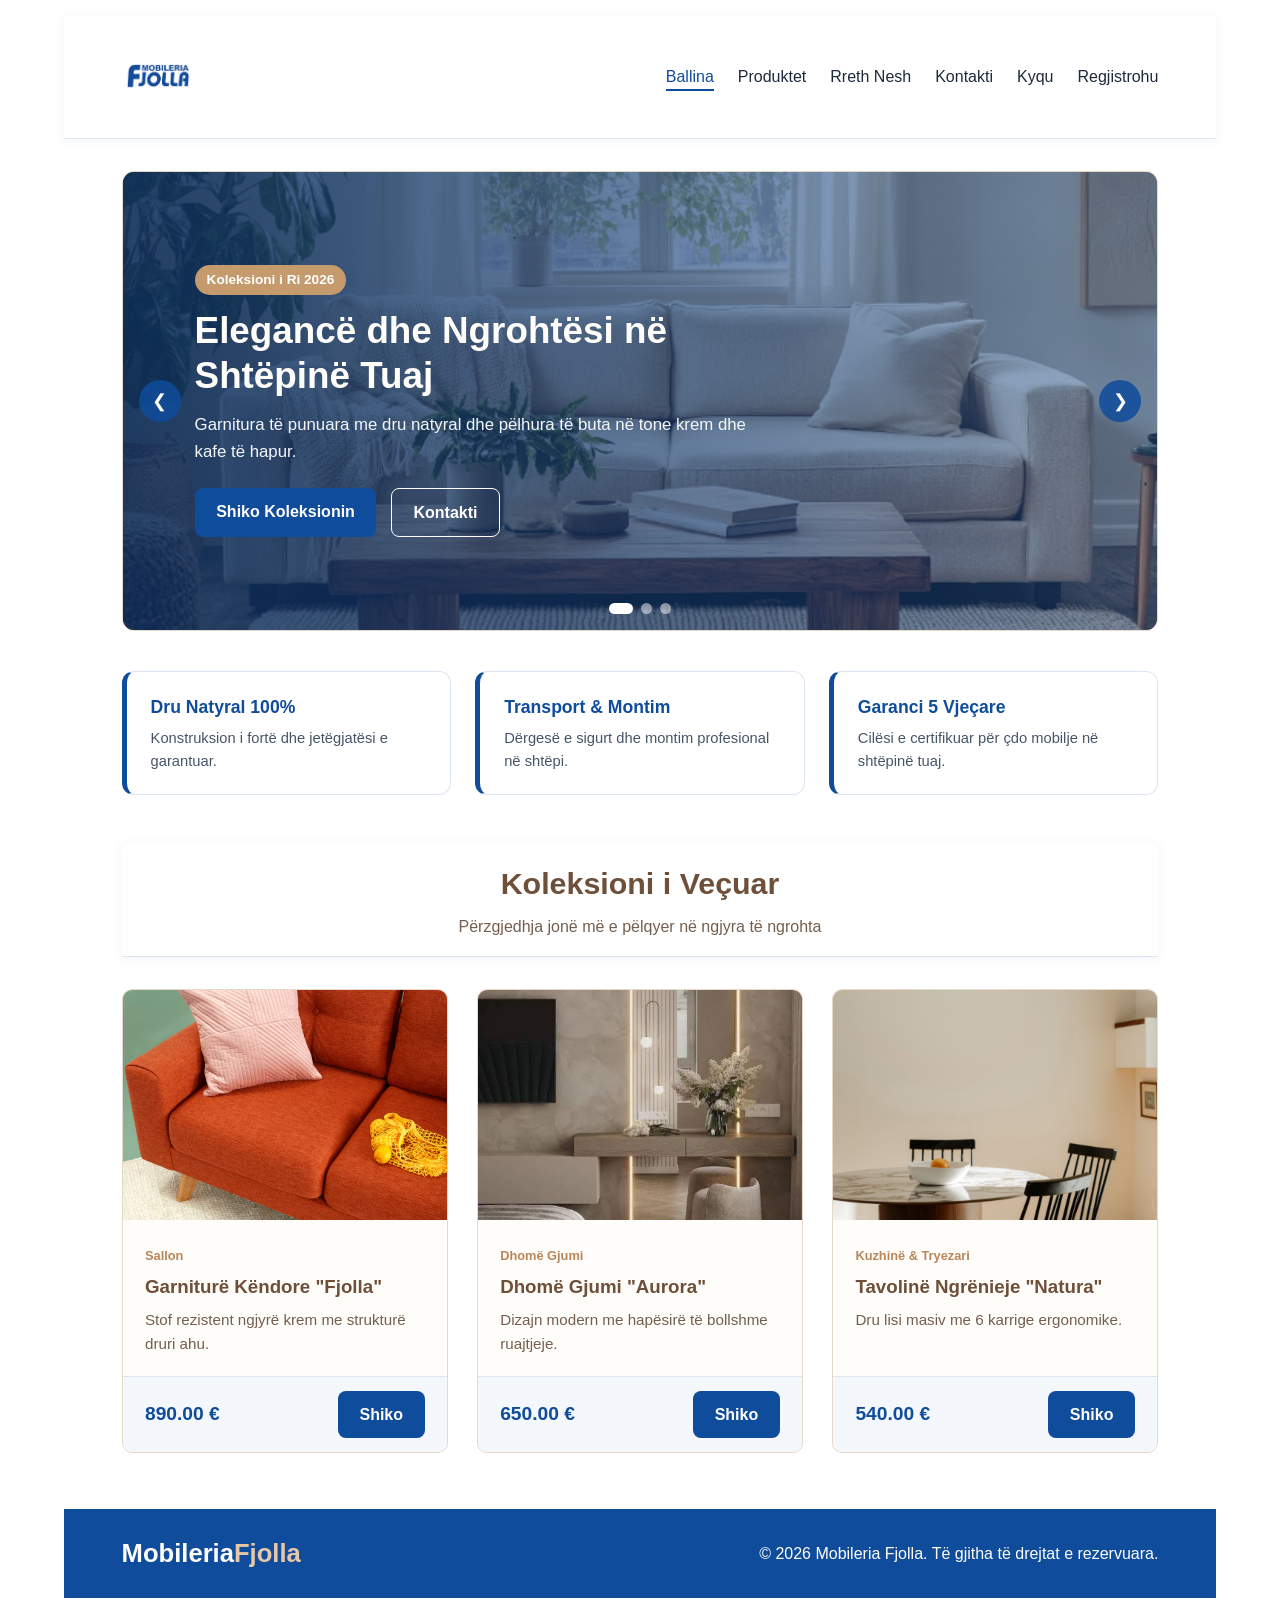
<file: index.html>
<!DOCTYPE html>
<html lang="sq">
<head>
    <meta charset="UTF-8">
    <meta name="viewport" content="width=device-width, initial-scale=1.0">
    <meta http-equiv="refresh" content="0; url=Faqja1/ballina.html">
    <title>Mobileria Fjolla</title>
</head>
<body>
    <p>Po kaloni te ballina... <a href="Faqja1/ballina.html">Kliko këtu nëse nuk hapet vetë</a>.</p>
</body>
</html>
</file>
<file: Faqja1/style.css>
* {
    margin: 0;
    padding: 0;
    box-sizing: border-box;
}

body {
    font-family: 'Segoe UI', Tahoma, Geneva, Verdana, sans-serif;
    background-color: #F4F7FB;
    color:#1E293B;
    line-height: 1.6;
    display: flex;
    flex-direction: column;
    min-height: 100vh;
}


header {
    background-color:#FFFFFF;
    color: #0F4C9C;
    padding: 1rem 5%;
    border-bottom: 1px solid #DCE5F2;
    box-shadow: 0 2px 10px rgba(15, 76, 156, 0.06);
    position: sticky;
    top: 0;
    z-index: 100;
}

.navbar {
    display: flex;
    justify-content: space-between;
    align-items: center;
    max-width: 1200px;
    margin: 0 auto;
    flex-wrap: wrap;
    gap: 1rem;
}

.logo {
    font-size: 1.6rem;
    font-weight: 700;
    color: #FFFDF9;
    text-decoration: none;
    display: flex;
    align-items: center;
}

.logo span {
    color: #E6C7A8;
}

.logo img {
    height: 90px;
    width: auto;
    display: block;
}

.nav-links {
    display: flex;
    list-style: none;
    gap: 1.5rem;
    flex-wrap: wrap;
}

.nav-links a {
    color:#1E293B;
    text-decoration: none;
    font-weight: 500;
    padding-bottom: 4px;
    transition: color 0.2s ease;
}

.nav-links a:hover,
.nav-links a.active {
    color:#0F4C9C;
    border-bottom: 2px solid #0F4C9C;
}


main {
    flex: 1;
    max-width: 1200px;
    width: 100%;
    margin: 0 auto;
    padding: 2rem 5% 3.5rem;
}
.btn {
    display: inline-block;
    padding: 0.65rem 1.35rem;
    border-radius: 8px;
    font-weight: 600;
    text-decoration: none;
    cursor: pointer;
    border: none;
    transition: background-color 0.2s ease;
}

.btn-primary {
    background-color:#0F4C9C;
    color: #FFFDF9;
}

.btn-primary:hover {
    background-color:#09326A;
}

.btn-outline {
    background-color: transparent;
    color: #FFFFFF;
    border: 1.5px solid #FFFDF9;
}

.btn-outline:hover {
    background-color:rgba(255, 255, 255, 0.16);
}
.slider-section {
    position: relative;
    width: 100%;
    height: 460px;
    border-radius: 12px;
    overflow: hidden;
    margin-bottom: 2.5rem;
    border: 1px solid #E5D9C9;
}

.slide {
    width: 100%;
    height: 100%;
    display: none;
    position: relative;
}

.slide.active {
    display: block;
}

.slide img {
    width: 100%;
    height: 100%;
    object-fit: cover;
}

.slide-overlay {
    position: absolute;
    inset: 0;
    background: linear-gradient(90deg, rgba(9, 44, 92, 0.86) 0%, rgba(15, 76, 156, 0.38) 100%);
    display: flex;
    align-items: center;
    padding: 0 4.5rem;
}

.slide-content {
    max-width: 560px;
    color: #FFFDF9;
}

.badge {
    display: inline-block;
    background-color:#C59B6D;
    color:#FFFFFF;;
    padding: 0.25rem 0.75rem;
    border-radius: 20px;
    font-size: 0.85rem;
    font-weight: 600;
    margin-bottom: 0.9rem;
}

.slide-content h1 {
    font-size: 2.3rem;
    line-height: 1.2;
    margin-bottom: 0.9rem;
    color: #FFFDF9;
}

.slide-content p {
    font-size: 1.05rem;
    margin-bottom: 1.4rem;
    color: #F4F7FB;
}

.slide-actions {
    display: flex;
    gap: 0.9rem;
    flex-wrap: wrap;
}

.slider-btn {
    position: absolute;
    top: 50%;
    transform: translateY(-50%);
    background-color: rgba(15, 76, 156, 0.85);
    color: #FFFDF9;
    border: none;
    width: 42px;
    height: 42px;
    border-radius: 50%;
    font-size: 1.1rem;
    cursor: pointer;
}
.slider-btn:hover {
    background-color: #09326A;
}

.prev-btn { left: 16px; }
.next-btn { right: 16px; }

.slider-dots {
    position: absolute;
    bottom: 16px;
    left: 50%;
    transform: translateX(-50%);
    display: flex;
    gap: 0.5rem;
}

.dot {
    width: 11px;
    height: 11px;
    border-radius: 50%;
    border: none;
    background-color:rgba(255, 255, 255, 0.5);
    cursor: pointer;
}

.dot.active {
    background-color:#FFFFFF;
    width: 24px;
    border-radius: 6px;
}


.features-bar {
    display: grid;
    grid-template-columns: repeat(3, 1fr);
    gap: 1.5rem;
    margin-bottom: 3rem;
}

.feature-item {
   background-color: #FFFFFF;
    border: 1px solid #DCE5F2;
    border-left: 5px solid #0F4C9C;
    border-radius: 12px;
    padding: 1.3rem 1.5rem;
    overflow: hidden;
}


.feature-item h3 {
   color: #0F4C9C;
    font-size: 1.1rem;
    margin-bottom: 0.35rem;
}

.feature-item p {
   color: #475569;
    font-size: 0.92rem;
}
/* Produktet e Veçuara */
.section-title {
    position: static;
    text-align: center;
    margin-bottom: 2rem;
}

.section-title h2 {
    color: #6E4F3A;
    font-size: 1.9rem;
    margin-bottom: 0.4rem;
}

.section-title p {
    color: #755E4E;
}

.cards-flex {
    display: flex;
    flex-wrap: wrap;
    gap: 1.8rem;
    justify-content: center;
}

.card {
    background-color: #FFFDF9;
    border: 1px solid #E5D9C9;
    border-radius: 10px;
    overflow: hidden;
    flex: 1 1 300px;
    max-width: 370px;
    display: flex;
    flex-direction: column;
}

.card img {
    width: 100%;
    height: 230px;
    object-fit: cover;
}

.card-body {
    padding: 1.4rem;
    display: flex;
    flex-direction: column;
    flex: 1;
    justify-content: space-between;
    gap: 1.2rem;
}

.card-tag {
    display: inline-block;
    font-size: 0.8rem;
    font-weight: 600;
    color: #B8865B;
    margin-bottom: 0.3rem;
}

.card-body h3 {
    color: #6E4F3A;
    margin-bottom: 0.4rem;
}

.card-body p {
    color: #755E4E;
    font-size: 0.95rem;
}

.card-footer {
    display: flex;
    justify-content: space-between;
    align-items: center;
    background-color: #F4F7FB;
    border-top: 1px solid #DCE5F2;
    padding: 0.9rem 1.4rem;
    margin: 0 -1.4rem -1.4rem;
}

.price {
    font-size: 1.2rem;
    font-weight: 700;
    color: #0F4C9C;
}
/* Footer */
footer {
    background-color: #0F4C9C;
    color: #FFFDF9;
    padding: 1.5rem 5%;
    margin-top: auto;
}

.footer-content {
    max-width: 1200px;
    margin: 0 auto;
    display: flex;
    justify-content: space-between;
    align-items: center;
    flex-wrap: wrap;
    gap: 1rem;
}

/* Media Queries për Tablet dhe Telefon */
@media (max-width: 768px) {
    .navbar {
        flex-direction: column;
        text-align: center;
    }

    .nav-links {
        justify-content: center;
        gap: 1rem;
    }

    .slider-section {
        height: 380px;
    }

    .slide-overlay {
        padding: 0 3rem;
    }

    .slide-content h1 {
        font-size: 1.65rem;
    }
    .features-bar { grid-template-columns: 1fr; 
    }
}

@media (max-width: 480px) {
    .slider-section {
        height: 350px;
    }

    .slide-overlay {
        padding: 0 1.4rem;
        text-align: center;
        justify-content: center;
    }

    .slide-actions {
        justify-content: center;
    }

    .slide-content h1 {
        font-size: 1.4rem;
    }

    .footer-content {
        flex-direction: column;
        text-align: center;
    }
}
</file>
